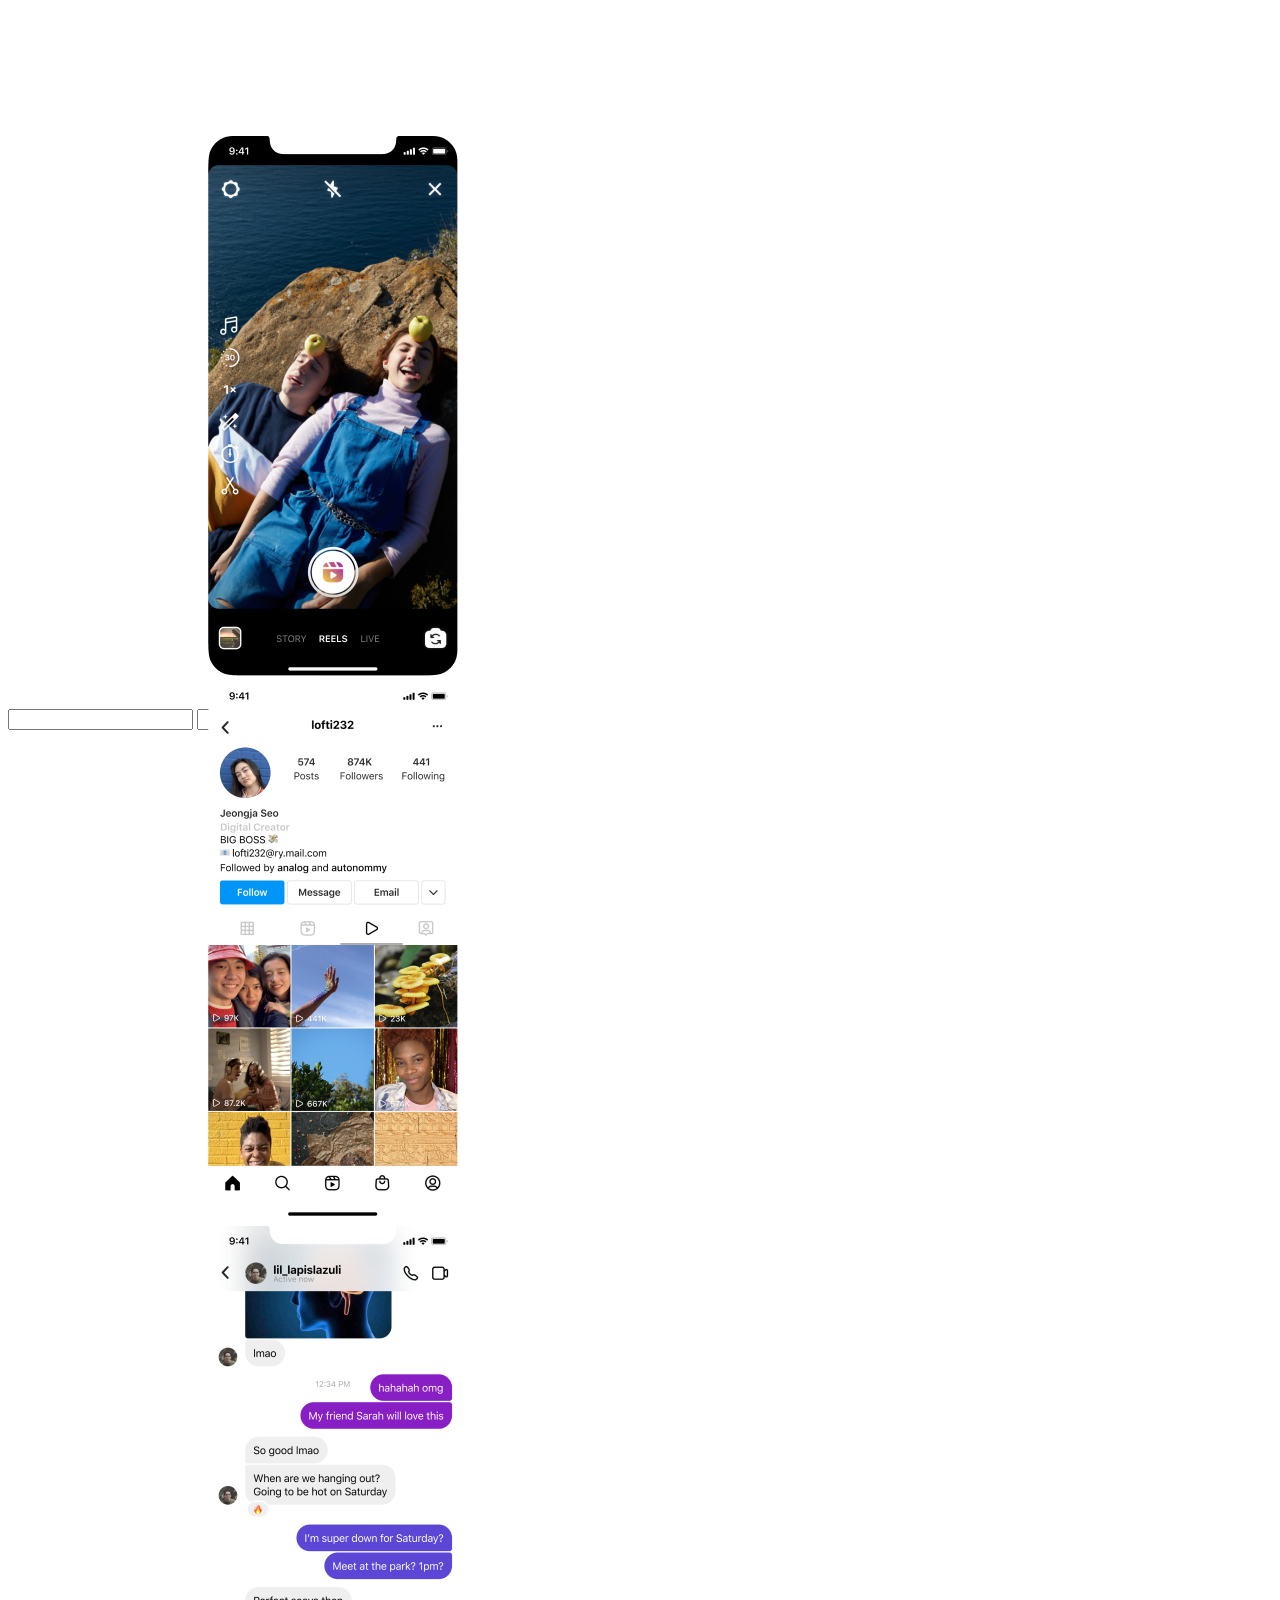
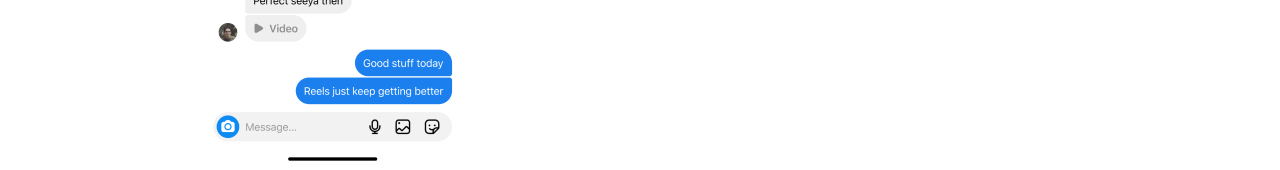
<file: index.html>
<!doctype html>
<html lang="es">

<head>
    <meta charset="utf-8">
    <meta name="viewport" content="width=device-width, initial-scale=1">
    <title>Instagram</title>
    <link href="https://cdn.jsdelivr.net/npm/bootstrap@5.3.2/dist/css/bootstrap.min.css" rel="stylesheet" integrity="sha384-T3c6CoIi6uLrA9TneNEoa7RxnatzjcDSCmG1MXxSR1GAsXEV/Dwwykc2MPK8M2HN" crossorigin="anonymous">
</head>

<body>

    <style>
        .fondoTelefono {
            height: 600px;
            background-size: contain;
            background-position: center;
            background-repeat: no-repeat;
            background-image: url(https://static.cdninstagram.com/images/instagram/xig/homepage/phones/home-phones.png?__makehaste_cache_breaker=HOgRclNOosk);
        }
        
        .sliderImagenes {
            height: 550px;
        }
        
        .divPeye {
            width: 240px;
            transform: translate(245px, 26px);
        }
        
        .contenedorGeneral {
            padding-top: 8%;
        }
        
        @media (max-width: 1399px) {
            .divPeye {
                transform: translate(200px, 26px);
            }
        }
        
        @media (max-width: 1200px) {
            .divPeye {
                transform: translate(155px, 26px);
            }
        }
    </style>



    <div class="container contenedorGeneral">
        <div class="row">
            <div class="col-6 d-none d-lg-block">
                <div class="fondoTelefono">
                    <div class="divPeye">
                        <div id="carouselExampleFade" class="carousel slide carousel-fade" data-bs-ride="carousel">
                            <div class="carousel-inner">
                                <div class="carousel-item active" data-bs-interval="5000">
                                    <img src="img/sqlier1.png" class="d-block w-100" alt="...">
                                </div>
                                <div class="carousel-item" data-bs-interval="5000">
                                    <img src="img/slider2.png" class="d-block w-100" alt="...">
                                </div>
                                <div class="carousel-item" data-bs-interval="5000">
                                    <img src="img/slider3.png" class="d-block w-100" alt="...">
                                </div>
                            </div>
                        </div>
                    </div>
                </div>
            </div>
            <div class="col-12 col-lg-6">
                <div class="d-flex flex-column">
                    <input type="text">
                    <input type="text">
                    <button class="btn btn-primary">Ingresar</button>
                </div>
            </div>
        </div>
    </div>

    <script src="https://cdn.jsdelivr.net/npm/bootstrap@5.3.2/dist/js/bootstrap.bundle.min.js" integrity="sha384-C6RzsynM9kWDrMNeT87bh95OGNyZPhcTNXj1NW7RuBCsyN/o0jlpcV8Qyq46cDfL" crossorigin="anonymous"></script>
</body>

</html>
</file>
